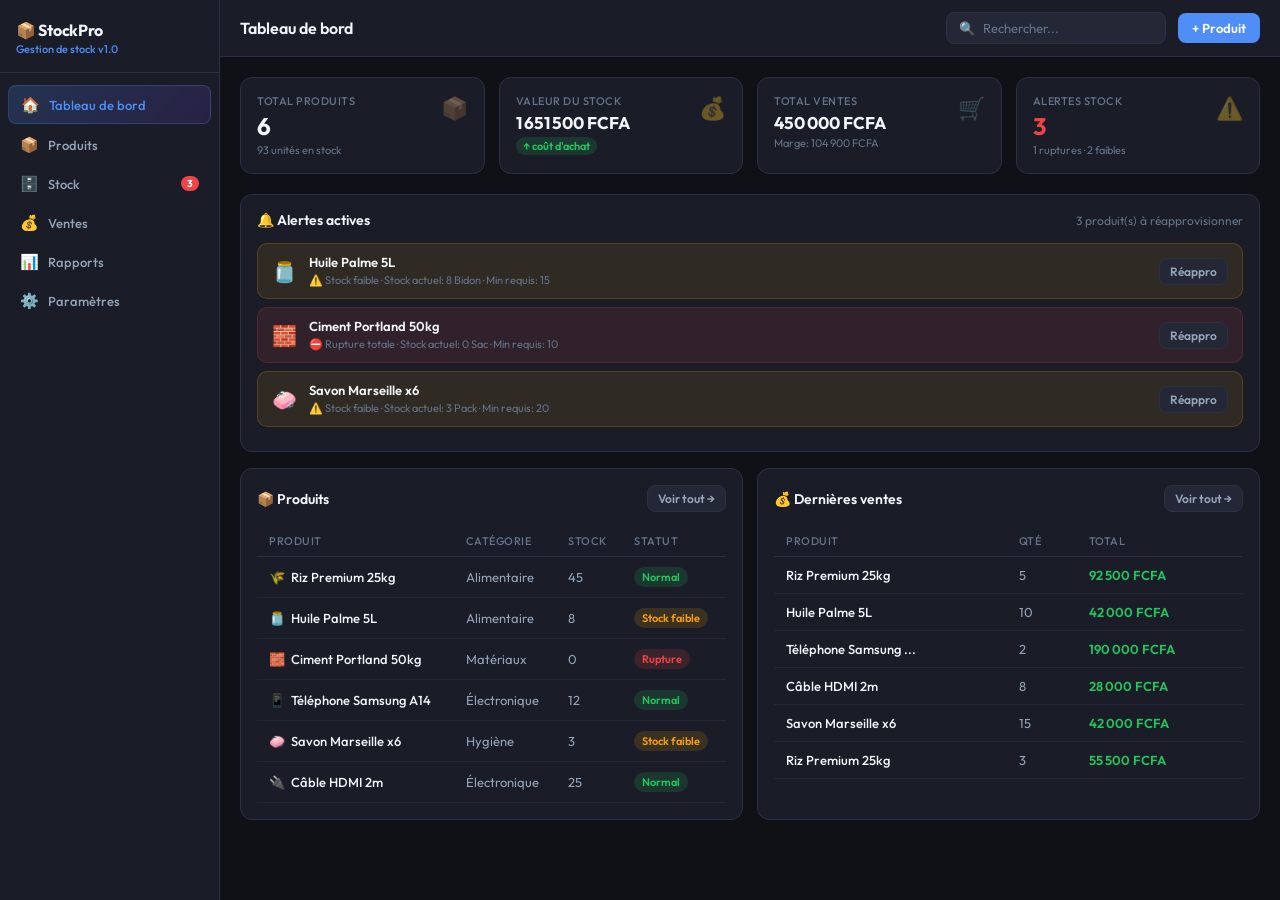
<file: stockpro.html>
<!DOCTYPE html>
<html lang="fr">
<head>
<meta charset="UTF-8">
<meta name="viewport" content="width=device-width, initial-scale=1.0">
<title>StockPro – Gestion de Stock</title>
<link rel="preconnect" href="https://fonts.googleapis.com">
<link href="https://fonts.googleapis.com/css2?family=Outfit:wght@300;400;500;600;700&display=swap" rel="stylesheet">
<style>
*{box-sizing:border-box;margin:0;padding:0}
:root{
  --bg:#0F1117;--bg2:#1A1D27;--bg3:#232736;--bg4:#2C3044;
  --accent:#4F8EF7;--accent2:#7C3AED;--green:#22C55E;--red:#EF4444;--amber:#F59E0B;
  --text:#F1F5F9;--text2:#94A3B8;--text3:#64748B;
  --border:#2C3044;--card:#1A1D27;
  --font:'Outfit',sans-serif;
}
body{font-family:var(--font);background:var(--bg);color:var(--text);min-height:100vh;font-size:14px}
.app{display:flex;height:100vh;overflow:hidden}
.sidebar{width:220px;min-width:220px;background:var(--bg2);border-right:1px solid var(--border);display:flex;flex-direction:column;transition:.3s}
.logo{padding:20px 16px 16px;border-bottom:1px solid var(--border)}
.logo h1{font-size:16px;font-weight:700;color:var(--text);letter-spacing:-.3px}
.logo span{color:var(--accent);font-size:11px;font-weight:500;display:block;margin-top:2px}
.nav{flex:1;padding:12px 8px;overflow-y:auto}
.nav-item{display:flex;align-items:center;gap:10px;padding:9px 12px;border-radius:8px;cursor:pointer;color:var(--text2);font-size:13px;font-weight:500;transition:.15s;margin-bottom:2px}
.nav-item:hover{background:var(--bg3);color:var(--text)}
.nav-item.active{background:linear-gradient(135deg,rgba(79,142,247,.2),rgba(124,58,237,.15));color:var(--accent);border:1px solid rgba(79,142,247,.25)}
.nav-icon{font-size:15px;width:18px;text-align:center}
.badge{margin-left:auto;background:var(--red);color:#fff;font-size:10px;font-weight:700;padding:1px 6px;border-radius:10px}
.main{flex:1;display:flex;flex-direction:column;overflow:hidden}
.topbar{background:var(--bg2);border-bottom:1px solid var(--border);padding:12px 20px;display:flex;align-items:center;gap:12px}
.topbar h2{font-size:16px;font-weight:600;flex:1}
.search-box{background:var(--bg3);border:1px solid var(--border);border-radius:8px;padding:7px 12px;display:flex;align-items:center;gap:8px;width:220px}
.search-box input{background:none;border:none;outline:none;color:var(--text);font-size:13px;font-family:var(--font);width:100%}
.search-box input::placeholder{color:var(--text3)}
.btn{padding:7px 14px;border-radius:8px;border:none;cursor:pointer;font-size:13px;font-weight:600;font-family:var(--font);transition:.15s;display:inline-flex;align-items:center;gap:6px}
.btn-primary{background:var(--accent);color:#fff}
.btn-primary:hover{background:#3b7de8}
.btn-secondary{background:var(--bg3);color:var(--text2);border:1px solid var(--border)}
.btn-secondary:hover{background:var(--bg4);color:var(--text)}
.btn-success{background:#16a34a;color:#fff}
.btn-danger{background:#dc2626;color:#fff}
.btn-sm{padding:5px 10px;font-size:12px}
.content{flex:1;overflow-y:auto;padding:20px}
.grid-4{display:grid;grid-template-columns:repeat(4,1fr);gap:14px;margin-bottom:20px}
.grid-3{display:grid;grid-template-columns:repeat(3,1fr);gap:14px;margin-bottom:20px}
.grid-2{display:grid;grid-template-columns:repeat(2,1fr);gap:14px;margin-bottom:20px}
.card{background:var(--card);border:1px solid var(--border);border-radius:12px;padding:16px}
.kpi{position:relative;overflow:hidden}
.kpi-label{font-size:11px;font-weight:500;color:var(--text3);text-transform:uppercase;letter-spacing:.5px;margin-bottom:6px}
.kpi-value{font-size:24px;font-weight:700;color:var(--text);line-height:1}
.kpi-sub{font-size:11px;color:var(--text3);margin-top:5px}
.kpi-icon{position:absolute;top:16px;right:16px;font-size:22px;opacity:.35}
.kpi-change{display:inline-flex;align-items:center;gap:3px;font-size:11px;font-weight:600;padding:2px 7px;border-radius:20px;margin-top:6px}
.kpi-change.up{background:rgba(34,197,94,.15);color:var(--green)}
.kpi-change.down{background:rgba(239,68,68,.15);color:var(--red)}
table{width:100%;border-collapse:collapse;font-size:13px}
thead th{padding:8px 12px;text-align:left;color:var(--text3);font-weight:500;font-size:11px;text-transform:uppercase;letter-spacing:.5px;border-bottom:1px solid var(--border)}
tbody tr{border-bottom:1px solid rgba(44,48,68,.5);transition:.15s;cursor:pointer}
tbody tr:hover{background:rgba(79,142,247,.05)}
tbody td{padding:10px 12px;color:var(--text2)}
tbody td:first-child{color:var(--text);font-weight:500}
.pill{display:inline-flex;align-items:center;gap:4px;padding:3px 8px;border-radius:20px;font-size:11px;font-weight:600}
.pill.ok{background:rgba(34,197,94,.15);color:var(--green)}
.pill.warn{background:rgba(245,158,11,.15);color:var(--amber)}
.pill.out{background:rgba(239,68,68,.15);color:var(--red)}
.pill.info{background:rgba(79,142,247,.15);color:var(--accent)}
.modal-bg{position:fixed;inset:0;background:rgba(0,0,0,.75);z-index:100;display:flex;align-items:center;justify-content:center;padding:16px}
.modal{background:var(--bg2);border:1px solid var(--border);border-radius:16px;width:100%;max-width:500px;max-height:90vh;overflow-y:auto}
.modal-header{padding:18px 20px 14px;border-bottom:1px solid var(--border);display:flex;align-items:center;justify-content:space-between}
.modal-header h3{font-size:15px;font-weight:600}
.modal-body{padding:20px}
.modal-footer{padding:14px 20px;border-top:1px solid var(--border);display:flex;gap:10px;justify-content:flex-end}
.form-group{margin-bottom:14px}
.form-group label{display:block;font-size:12px;font-weight:500;color:var(--text3);margin-bottom:6px;text-transform:uppercase;letter-spacing:.4px}
.form-group input,.form-group select,.form-group textarea{width:100%;background:var(--bg3);border:1px solid var(--border);border-radius:8px;padding:9px 12px;color:var(--text);font-size:13px;font-family:var(--font);outline:none;transition:.15s}
.form-group input:focus,.form-group select:focus{border-color:var(--accent)}
.form-group select option{background:var(--bg2)}
.form-row{display:grid;grid-template-columns:1fr 1fr;gap:12px}
.alert-item{display:flex;align-items:center;gap:12px;padding:10px 14px;border-radius:10px;margin-bottom:8px;flex-wrap:wrap}
.alert-item.critical{background:rgba(239,68,68,.1);border:1px solid rgba(239,68,68,.2)}
.alert-item.warning{background:rgba(245,158,11,.1);border:1px solid rgba(245,158,11,.2)}
.alert-icon{font-size:20px}
.alert-text{flex:1}
.alert-text strong{display:block;font-size:13px;font-weight:600}
.alert-text span{font-size:11px;color:var(--text3)}
.chart-bar-container{display:flex;align-items:flex-end;gap:6px;height:110px;margin-top:8px}
.chart-bar{flex:1;border-radius:4px 4px 0 0;transition:.5s;position:relative;cursor:pointer}
.chart-bar:hover .bar-tip{opacity:1}
.bar-tip{position:absolute;bottom:105%;left:50%;transform:translateX(-50%);background:var(--bg4);border:1px solid var(--border);padding:3px 8px;border-radius:6px;font-size:11px;white-space:nowrap;opacity:0;pointer-events:none;transition:.15s;z-index:10}
.chart-labels{display:flex;gap:6px;margin-top:6px}
.chart-labels span{flex:1;text-align:center;font-size:10px;color:var(--text3)}
.progress-row{display:flex;align-items:center;gap:10px;margin-bottom:10px}
.progress-label{font-size:11px;color:var(--text2);width:100px;flex-shrink:0;overflow:hidden;text-overflow:ellipsis;white-space:nowrap}
.progress-bar{flex:1;height:6px;background:var(--bg3);border-radius:3px;overflow:hidden}
.progress-fill{height:100%;border-radius:3px;transition:.5s}
.progress-val{font-size:11px;font-weight:600;color:var(--text);width:100px;text-align:right;flex-shrink:0}
.section-header{display:flex;align-items:center;justify-content:space-between;margin-bottom:14px}
.section-header h3{font-size:14px;font-weight:600}
.empty{text-align:center;padding:40px;color:var(--text3)}
.dot{width:8px;height:8px;border-radius:50%;display:inline-block;margin-right:4px}
.dot.green{background:var(--green)}
.dot.amber{background:var(--amber)}
.dot.red{background:var(--red)}
.toggle-switch{width:36px;height:20px;background:var(--bg3);border-radius:10px;position:relative;transition:.2s;border:1px solid var(--border);cursor:pointer;flex-shrink:0}
.toggle-switch.on{background:var(--accent);border-color:var(--accent)}
.toggle-switch::after{content:'';position:absolute;width:14px;height:14px;background:#fff;border-radius:50%;top:2px;left:2px;transition:.2s}
.toggle-switch.on::after{left:18px}
@media(max-width:700px){
  .app{flex-direction:column}
  .sidebar{width:100%;min-width:unset;flex-direction:row;height:56px;overflow-x:auto;border-right:none;border-bottom:1px solid var(--border)}
  .logo{display:none}
  .nav{display:flex;padding:6px;gap:2px;flex-direction:row;overflow-x:auto;align-items:center}
  .nav-item{flex-direction:column;gap:1px;padding:5px 8px;font-size:9px;white-space:nowrap;min-width:fit-content}
  .nav-icon{font-size:16px}
  .badge{position:absolute;top:2px;right:2px;font-size:9px;padding:0 4px}
  .nav-item{position:relative}
  .grid-4{grid-template-columns:repeat(2,1fr)}
  .grid-3{grid-template-columns:1fr 1fr}
  .form-row{grid-template-columns:1fr}
  .topbar{padding:8px 12px}
  .search-box{width:130px}
  .content{padding:12px}
  table{font-size:12px}
  tbody td{padding:8px 8px}
  thead th{padding:6px 8px}
}
</style>
</head>
<body>

<div class="app">
<aside class="sidebar" id="sidebar">
  <div class="logo">
    <h1>📦 StockPro</h1>
    <span>Gestion de stock v1.0</span>
  </div>
  <nav class="nav">
    <div class="nav-item active" onclick="showPage('dashboard')" id="nav-dashboard"><span class="nav-icon">🏠</span>Tableau de bord</div>
    <div class="nav-item" onclick="showPage('products')" id="nav-products"><span class="nav-icon">📦</span>Produits</div>
    <div class="nav-item" onclick="showPage('stock')" id="nav-stock" style="position:relative"><span class="nav-icon">🗄️</span>Stock<span class="badge" id="alert-badge">0</span></div>
    <div class="nav-item" onclick="showPage('sales')" id="nav-sales"><span class="nav-icon">💰</span>Ventes</div>
    <div class="nav-item" onclick="showPage('reports')" id="nav-reports"><span class="nav-icon">📊</span>Rapports</div>
    <div class="nav-item" onclick="showPage('settings')" id="nav-settings"><span class="nav-icon">⚙️</span>Paramètres</div>
  </nav>
</aside>

<div class="main">
  <div class="topbar">
    <h2 id="page-title">Tableau de bord</h2>
    <div class="search-box">
      <span style="color:var(--text3);font-size:13px">🔍</span>
      <input type="text" placeholder="Rechercher..." id="global-search" oninput="globalSearch(this.value)">
    </div>
    <button class="btn btn-primary" id="main-action-btn" onclick="openAddProduct()">+ Produit</button>
  </div>
  <div class="content" id="main-content"></div>
</div>
</div>

<div class="modal-bg" id="modal" style="display:none" onclick="if(event.target===this)closeModal()">
  <div class="modal" id="modal-inner"></div>
</div>

<script>
const $ = id => document.getElementById(id);
let state = {
  products: [
    {id:1,name:'Riz Premium 25kg',category:'Alimentaire',sku:'ALI-001',price:18500,cost:14000,stock:45,minStock:20,unit:'Sac',supplier:'AgroSud',img:'🌾'},
    {id:2,name:'Huile Palme 5L',category:'Alimentaire',sku:'ALI-002',price:4200,cost:3100,stock:8,minStock:15,unit:'Bidon',supplier:'AgroSud',img:'🫙'},
    {id:3,name:'Ciment Portland 50kg',category:'Matériaux',sku:'MAT-001',price:8500,cost:6800,stock:0,minStock:10,unit:'Sac',supplier:'CimBuild',img:'🧱'},
    {id:4,name:'Téléphone Samsung A14',category:'Électronique',sku:'ELE-001',price:95000,cost:78000,stock:12,minStock:5,unit:'Pièce',supplier:'TechShop',img:'📱'},
    {id:5,name:'Savon Marseille x6',category:'Hygiène',sku:'HYG-001',price:2800,cost:1900,stock:3,minStock:20,unit:'Pack',supplier:'CleanCo',img:'🧼'},
    {id:6,name:'Câble HDMI 2m',category:'Électronique',sku:'ELE-002',price:3500,cost:2200,stock:25,minStock:10,unit:'Pièce',supplier:'TechShop',img:'🔌'},
  ],
  sales: [
    {id:1,date:'2026-04-20',product:'Riz Premium 25kg',qty:5,price:18500,total:92500,client:'Supermarché A'},
    {id:2,date:'2026-04-20',product:'Huile Palme 5L',qty:10,price:4200,total:42000,client:'Épicerie B'},
    {id:3,date:'2026-04-19',product:'Téléphone Samsung A14',qty:2,price:95000,total:190000,client:'Client direct'},
    {id:4,date:'2026-04-19',product:'Câble HDMI 2m',qty:8,price:3500,total:28000,client:'Bureau C'},
    {id:5,date:'2026-04-18',product:'Savon Marseille x6',qty:15,price:2800,total:42000,client:'Grossiste D'},
    {id:6,date:'2026-04-17',product:'Riz Premium 25kg',qty:3,price:18500,total:55500,client:'Supermarché A'},
  ],
  settings:{currency:'FCFA',lowStockThreshold:20,outOfStockAlert:true,lowStockAlert:true,companyName:'Mon Entreprise'},
  nextId:7,nextSaleId:7,
  searchFilter:''
};

function fmt(n){return new Intl.NumberFormat('fr-FR').format(Math.round(n));}
function fmtCur(n){return fmt(n)+' '+state.settings.currency;}
function stockStatus(p){
  if(p.stock===0)return{label:'Rupture',cls:'out'};
  if(p.stock<=p.minStock)return{label:'Stock faible',cls:'warn'};
  return{label:'Normal',cls:'ok'};
}
function getAlerts(){return state.products.filter(p=>p.stock===0||(p.stock<=p.minStock));}
function updateBadge(){
  const n=getAlerts().length;
  const b=$('alert-badge');if(!b)return;
  b.textContent=n;b.style.display=n?'inline':'none';
}

let currentPage='dashboard';
function showPage(page){
  currentPage=page;state.searchFilter='';
  const si=$('global-search');if(si)si.value='';
  document.querySelectorAll('.nav-item').forEach(e=>e.classList.remove('active'));
  $('nav-'+page)?.classList.add('active');
  const titles={dashboard:'Tableau de bord',products:'Produits',stock:'Gestion du stock',sales:'Ventes',reports:'Rapports & Statistiques',settings:'Paramètres'};
  $('page-title').textContent=titles[page]||page;
  const btnLabels={dashboard:null,products:'+ Produit',stock:'+ Entrée stock',sales:'+ Vente',reports:null,settings:null};
  const btn=$('main-action-btn');
  if(btnLabels[page]){btn.textContent=btnLabels[page];btn.style.display='inline-flex';}
  else{btn.style.display='none';}
  const actions={products:openAddProduct,stock:openAddStock,sales:openAddSale};
  btn.onclick=actions[page]||null;
  render();
}

function render(){
  const c=$('main-content');
  if(currentPage==='dashboard')c.innerHTML=renderDashboard();
  else if(currentPage==='products')c.innerHTML=renderProducts(state.searchFilter);
  else if(currentPage==='stock')c.innerHTML=renderStock();
  else if(currentPage==='sales')c.innerHTML=renderSales();
  else if(currentPage==='reports'){c.innerHTML=renderReports();drawCharts();}
  else if(currentPage==='settings')c.innerHTML=renderSettings();
}

function renderDashboard(){
  const totalStockVal=state.products.reduce((a,p)=>a+p.cost*p.stock,0);
  const totalSalesVal=state.sales.reduce((a,s)=>a+s.total,0);
  const alerts=getAlerts();
  const totalItems=state.products.reduce((a,p)=>a+p.stock,0);
  const todaySales=state.sales.filter(s=>s.date==='2026-04-21').reduce((a,s)=>a+s.total,0);
  const margin=state.sales.reduce((a,s)=>{const p=state.products.find(x=>x.name===s.product);return a+(p?(s.price-p.cost)*s.qty:0);},0);
  return`
  <div class="grid-4">
    <div class="card kpi"><div class="kpi-icon">📦</div><div class="kpi-label">Total produits</div><div class="kpi-value">${state.products.length}</div><div class="kpi-sub">${totalItems} unités en stock</div></div>
    <div class="card kpi"><div class="kpi-icon">💰</div><div class="kpi-label">Valeur du stock</div><div class="kpi-value" style="font-size:17px">${fmtCur(totalStockVal)}</div><div class="kpi-change up">↑ coût d'achat</div></div>
    <div class="card kpi"><div class="kpi-icon">🛒</div><div class="kpi-label">Total ventes</div><div class="kpi-value" style="font-size:17px">${fmtCur(totalSalesVal)}</div><div class="kpi-sub">Marge: ${fmtCur(margin)}</div></div>
    <div class="card kpi"><div class="kpi-icon">⚠️</div><div class="kpi-label">Alertes stock</div><div class="kpi-value" style="color:${alerts.length?'var(--red)':'var(--green)'}">${alerts.length}</div><div class="kpi-sub">${alerts.filter(p=>p.stock===0).length} ruptures · ${alerts.filter(p=>p.stock>0&&p.stock<=p.minStock).length} faibles</div></div>
  </div>
  ${alerts.length?`<div class="card" style="margin-bottom:16px">
    <div class="section-header"><h3>🔔 Alertes actives</h3><span style="font-size:12px;color:var(--text3)">${alerts.length} produit(s) à réapprovisionner</span></div>
    ${alerts.map(p=>`<div class="alert-item ${p.stock===0?'critical':'warning'}">
      <span class="alert-icon">${p.img}</span>
      <div class="alert-text"><strong>${p.name}</strong>
      <span>${p.stock===0?'⛔ Rupture totale':'⚠️ Stock faible'} · Stock actuel: ${p.stock} ${p.unit} · Min requis: ${p.minStock}</span></div>
      <button class="btn btn-secondary btn-sm" onclick="openAddStock(${p.id})">Réappro</button>
    </div>`).join('')}
  </div>`:'<div class="card" style="margin-bottom:16px"><div class="alert-item" style="background:rgba(34,197,94,.1);border:1px solid rgba(34,197,94,.2)"><span class="alert-icon">✅</span><div class="alert-text"><strong>Tous les stocks sont OK</strong><span>Aucune alerte en ce moment</span></div></div></div>'}
  <div class="grid-2">
    <div class="card"><div class="section-header"><h3>📦 Produits</h3><button class="btn btn-secondary btn-sm" onclick="showPage('products')">Voir tout →</button></div>
    <table><thead><tr><th>Produit</th><th>Catégorie</th><th>Stock</th><th>Statut</th></tr></thead><tbody>
    ${state.products.slice(0,6).map(p=>{const s=stockStatus(p);return`<tr onclick="openEditProduct(${p.id})"><td><span style="margin-right:6px">${p.img}</span>${p.name}</td><td>${p.category}</td><td>${p.stock}</td><td><span class="pill ${s.cls}">${s.label}</span></td></tr>`;}).join('')}
    </tbody></table></div>
    <div class="card"><div class="section-header"><h3>💰 Dernières ventes</h3><button class="btn btn-secondary btn-sm" onclick="showPage('sales')">Voir tout →</button></div>
    <table><thead><tr><th>Produit</th><th>Qté</th><th>Total</th></tr></thead><tbody>
    ${state.sales.slice(0,6).map(s=>`<tr><td>${s.product.substring(0,18)}${s.product.length>18?'...':''}</td><td>${s.qty}</td><td style="color:var(--green);font-weight:600">${fmtCur(s.total)}</td></tr>`).join('')}
    </tbody></table></div>
  </div>`;
}

function renderProducts(filter){
  filter=filter||'';
  const prods=filter?state.products.filter(p=>p.name.toLowerCase().includes(filter)||p.category.toLowerCase().includes(filter)||p.sku.toLowerCase().includes(filter)):state.products;
  const cats=[...new Set(state.products.map(p=>p.category))];
  return`<div class="section-header"><h3>${prods.length} produit(s)</h3>
    <div style="display:flex;gap:8px;flex-wrap:wrap">
      <select onchange="filterByCategory(this.value)" style="background:var(--bg3);border:1px solid var(--border);border-radius:8px;padding:6px 10px;color:var(--text);font-size:12px;font-family:var(--font);cursor:pointer">
        <option value="">Toutes catégories</option>
        ${cats.map(c=>`<option>${c}</option>`).join('')}
      </select>
    </div></div>
  <div class="card" style="padding:0;overflow:hidden;overflow-x:auto">
  <table><thead><tr><th>Produit</th><th>SKU</th><th>Catégorie</th><th>Prix vente</th><th>Coût achat</th><th>Stock</th><th>Valeur</th><th>Statut</th><th>Actions</th></tr></thead><tbody>
  ${prods.length===0?`<tr><td colspan="9"><div class="empty">Aucun produit trouvé</div></td></tr>`:''}
  ${prods.map(p=>{const s=stockStatus(p);return`<tr>
    <td><div style="display:flex;align-items:center;gap:8px"><span style="font-size:18px">${p.img}</span><div><div style="font-weight:600">${p.name}</div><div style="font-size:11px;color:var(--text3)">${p.supplier} · ${p.unit}</div></div></div></td>
    <td><code style="background:var(--bg3);padding:2px 6px;border-radius:4px;font-size:11px">${p.sku}</code></td>
    <td>${p.category}</td>
    <td style="font-weight:600;color:var(--accent)">${fmtCur(p.price)}</td>
    <td style="color:var(--text3)">${fmtCur(p.cost)}</td>
    <td><strong>${p.stock}</strong></td>
    <td>${fmtCur(p.cost*p.stock)}</td>
    <td><span class="pill ${s.cls}">${s.label}</span></td>
    <td><div style="display:flex;gap:4px">
      <button class="btn btn-secondary btn-sm" onclick="openEditProduct(${p.id});event.stopPropagation()">✏️</button>
      <button class="btn btn-secondary btn-sm" onclick="deleteProduct(${p.id});event.stopPropagation()">🗑️</button>
    </div></td>
  </tr>`;}).join('')}
  </tbody></table></div>`;
}

function renderStock(){
  const alerts=getAlerts();
  return`
  ${alerts.length?`<div class="card" style="margin-bottom:16px">
    <div class="section-header"><h3>⚠️ Alertes (${alerts.length})</h3></div>
    ${alerts.map(p=>`<div class="alert-item ${p.stock===0?'critical':'warning'}">
      <span class="alert-icon">${p.img}</span>
      <div class="alert-text"><strong>${p.name}</strong>
      <span>${p.stock===0?'⛔ RUPTURE DE STOCK':'⚠️ Stock faible'} · Actuel: ${p.stock} ${p.unit} · Min: ${p.minStock} · Fournisseur: ${p.supplier}</span></div>
      <button class="btn btn-primary btn-sm" onclick="openAddStock(${p.id})">+ Réappro</button>
    </div>`).join('')}</div>`
    :`<div class="card" style="margin-bottom:16px"><div class="alert-item" style="background:rgba(34,197,94,.1);border:1px solid rgba(34,197,94,.2)"><span class="alert-icon">✅</span><div class="alert-text"><strong>Tous les stocks sont OK</strong><span>Aucune alerte en ce moment</span></div></div></div>`}
  <div class="card" style="padding:0;overflow:hidden;overflow-x:auto">
    <div style="padding:14px 16px 10px;border-bottom:1px solid var(--border);display:flex;justify-content:space-between;align-items:center">
      <h3 style="font-size:14px;font-weight:600">Niveaux de stock</h3>
      <span style="font-size:12px;color:var(--text3)">Valeur totale: <strong style="color:var(--text)">${fmtCur(state.products.reduce((a,p)=>a+p.cost*p.stock,0))}</strong></span>
    </div>
    <table><thead><tr><th>Produit</th><th>Catégorie</th><th>Stock actuel</th><th>Min</th><th>Jauge</th><th>Fournisseur</th><th>Valeur stock</th><th>Statut</th></tr></thead><tbody>
    ${state.products.map(p=>{const s=stockStatus(p);const pct=p.minStock>0?Math.min(100,Math.round(p.stock/p.minStock*50)):50;const color=p.stock===0?'var(--red)':p.stock<=p.minStock?'var(--amber)':'var(--green)';return`<tr>
      <td><span style="margin-right:6px">${p.img}</span>${p.name}</td>
      <td>${p.category}</td>
      <td><strong>${p.stock}</strong> <span style="color:var(--text3);font-size:11px">${p.unit}</span></td>
      <td style="color:var(--text3)">${p.minStock}</td>
      <td><div style="width:80px;height:6px;background:var(--bg3);border-radius:3px"><div style="width:${Math.min(100,pct)}%;height:100%;background:${color};border-radius:3px"></div></div></td>
      <td style="font-size:12px">${p.supplier}</td>
      <td>${fmtCur(p.cost*p.stock)}</td>
      <td><span class="pill ${s.cls}"><span class="dot ${s.cls==='ok'?'green':s.cls==='warn'?'amber':'red'}"></span>${s.label}</span></td>
    </tr>`;}).join('')}
    </tbody></table></div>`;
}

function renderSales(){
  const total=state.sales.reduce((a,s)=>a+s.total,0);
  const qty=state.sales.reduce((a,s)=>a+s.qty,0);
  const avg=state.sales.length?total/state.sales.length:0;
  return`
  <div class="grid-3" style="margin-bottom:20px">
    <div class="card kpi"><div class="kpi-icon">💰</div><div class="kpi-label">Chiffre d'affaires</div><div class="kpi-value" style="font-size:18px">${fmtCur(total)}</div></div>
    <div class="card kpi"><div class="kpi-icon">🧾</div><div class="kpi-label">Nb transactions</div><div class="kpi-value">${state.sales.length}</div><div class="kpi-sub">Panier moyen: ${fmtCur(avg)}</div></div>
    <div class="card kpi"><div class="kpi-icon">📦</div><div class="kpi-label">Unités vendues</div><div class="kpi-value">${qty}</div></div>
  </div>
  <div class="card" style="padding:0;overflow:hidden;overflow-x:auto">
  <table><thead><tr><th>Date</th><th>Produit</th><th>Client</th><th>Qté</th><th>Prix unit.</th><th>Total</th><th></th></tr></thead><tbody>
  ${state.sales.length===0?`<tr><td colspan="7"><div class="empty">Aucune vente enregistrée</div></td></tr>`:''}
  ${state.sales.map(s=>`<tr>
    <td style="color:var(--text3);font-size:12px">${s.date}</td>
    <td>${s.product}</td>
    <td>${s.client}</td>
    <td>${s.qty}</td>
    <td>${fmtCur(s.price)}</td>
    <td style="color:var(--green);font-weight:700">${fmtCur(s.total)}</td>
    <td><button class="btn btn-secondary btn-sm" onclick="deleteSale(${s.id});event.stopPropagation()">🗑️</button></td>
  </tr>`).join('')}
  </tbody></table></div>`;
}

function renderReports(){
  const cats={};
  state.products.forEach(p=>{if(!cats[p.category])cats[p.category]={val:0,count:0};cats[p.category].val+=p.cost*p.stock;cats[p.category].count++;});
  const catEntries=Object.entries(cats).sort((a,b)=>b[1].val-a[1].val);
  const totalVal=catEntries.reduce((a,c)=>a+c[1].val,0);
  const salesByProd={};
  state.sales.forEach(s=>{if(!salesByProd[s.product])salesByProd[s.product]=0;salesByProd[s.product]+=s.total;});
  const topProds=Object.entries(salesByProd).sort((a,b)=>b[1]-a[1]);
  const margin=state.sales.reduce((a,s)=>{const p=state.products.find(x=>x.name===s.product);return a+(p?(s.price-p.cost)*s.qty:0);},0);
  const totalSales=state.sales.reduce((a,s)=>a+s.total,0);
  const marginPct=totalSales>0?Math.round(margin/totalSales*100):0;
  return`
  <div class="grid-4">
    <div class="card kpi"><div class="kpi-icon">🗄️</div><div class="kpi-label">Valeur totale stock</div><div class="kpi-value" style="font-size:15px">${fmtCur(state.products.reduce((a,p)=>a+p.cost*p.stock,0))}</div></div>
    <div class="card kpi"><div class="kpi-icon">📈</div><div class="kpi-label">Marge bénéficiaire</div><div class="kpi-value">${marginPct}%</div><div class="kpi-sub">${fmtCur(margin)}</div></div>
    <div class="card kpi"><div class="kpi-icon">⛔</div><div class="kpi-label">Ruptures de stock</div><div class="kpi-value" style="color:var(--red)">${state.products.filter(p=>p.stock===0).length}</div></div>
    <div class="card kpi"><div class="kpi-icon">🛒</div><div class="kpi-label">Total transactions</div><div class="kpi-value">${state.sales.length}</div></div>
  </div>
  <div class="grid-2">
    <div class="card">
      <div class="section-header"><h3>📊 Ventes hebdomadaires</h3></div>
      <div id="sales-chart"></div>
    </div>
    <div class="card">
      <div class="section-header"><h3>🏷️ Répartition stock par catégorie</h3></div>
      ${catEntries.length===0?'<div class="empty">Aucune donnée</div>':catEntries.map(([cat,data])=>`
      <div class="progress-row">
        <div class="progress-label">${cat}</div>
        <div class="progress-bar"><div class="progress-fill" style="width:${totalVal>0?Math.round(data.val/totalVal*100):0}%;background:var(--accent)"></div></div>
        <div class="progress-val">${fmtCur(data.val)}</div>
      </div>`).join('')}
    </div>
  </div>
  <div class="grid-2">
    <div class="card">
      <div class="section-header"><h3>🏆 Top produits par ventes</h3></div>
      ${topProds.length===0?'<div class="empty">Aucune vente</div>':topProds.slice(0,5).map(([name,val],i)=>`
      <div class="progress-row">
        <div class="progress-label">${i===0?'🥇':i===1?'🥈':i===2?'🥉':'  '} ${name.substring(0,14)}</div>
        <div class="progress-bar"><div class="progress-fill" style="width:${topProds[0][1]>0?Math.round(val/topProds[0][1]*100):0}%;background:var(--green)"></div></div>
        <div class="progress-val">${fmtCur(val)}</div>
      </div>`).join('')}
    </div>
    <div class="card">
      <div class="section-header"><h3>📋 Résumé financier</h3></div>
      <div style="display:flex;flex-direction:column;gap:10px">
        <div style="display:flex;justify-content:space-between;padding:10px;background:var(--bg3);border-radius:8px"><span style="color:var(--text3);font-size:13px">Chiffre d'affaires</span><strong style="color:var(--green)">${fmtCur(totalSales)}</strong></div>
        <div style="display:flex;justify-content:space-between;padding:10px;background:var(--bg3);border-radius:8px"><span style="color:var(--text3);font-size:13px">Coût des marchandises</span><strong style="color:var(--red)">${fmtCur(totalSales-margin)}</strong></div>
        <div style="display:flex;justify-content:space-between;padding:10px;background:rgba(34,197,94,.1);border-radius:8px;border:1px solid rgba(34,197,94,.2)"><span style="color:var(--text);font-size:13px;font-weight:600">Bénéfice brut</span><strong style="color:var(--green);font-size:16px">${fmtCur(margin)}</strong></div>
        <div style="display:flex;justify-content:space-between;padding:8px;"><span style="color:var(--text3);font-size:12px">Taux de marge</span><strong style="color:var(--accent)">${marginPct}%</strong></div>
      </div>
    </div>
  </div>`;
}

function renderSettings(){
  return`
  <div class="grid-2">
    <div class="card">
      <h3 style="margin-bottom:16px;font-size:14px">🏢 Informations entreprise</h3>
      <div class="form-group"><label>Nom de l'entreprise</label><input id="s-company" value="${state.settings.companyName}" onchange="saveSetting('companyName',this.value)"></div>
      <div class="form-group"><label>Devise</label>
      <select id="s-currency" onchange="saveSetting('currency',this.value)">
        <option ${state.settings.currency==='FCFA'?'selected':''}>FCFA</option>
        <option ${state.settings.currency==='XOF'?'selected':''}>XOF</option>
        <option ${state.settings.currency==='EUR'?'selected':''}>EUR</option>
        <option ${state.settings.currency==='USD'?'selected':''}>USD</option>
        <option ${state.settings.currency==='MAD'?'selected':''}>MAD</option>
        <option ${state.settings.currency==='CDF'?'selected':''}>CDF</option>
        <option ${state.settings.currency==='DZD'?'selected':''}>DZD</option>
        <option ${state.settings.currency==='TND'?'selected':''}>TND</option>
      </select></div>
    </div>
    <div class="card">
      <h3 style="margin-bottom:16px;font-size:14px">🔔 Alertes & Notifications</h3>
      <div style="display:flex;flex-direction:column;gap:16px">
        <div style="display:flex;align-items:center;justify-content:space-between">
          <div><strong style="font-size:13px">Alerte rupture de stock</strong><div style="font-size:11px;color:var(--text3);margin-top:2px">Notifier quand stock = 0</div></div>
          <div class="toggle-switch ${state.settings.outOfStockAlert?'on':''}" id="t-out" onclick="toggleSetting('outOfStockAlert','t-out')"></div>
        </div>
        <div style="display:flex;align-items:center;justify-content:space-between">
          <div><strong style="font-size:13px">Alerte stock faible</strong><div style="font-size:11px;color:var(--text3);margin-top:2px">Notifier sous le seuil minimum</div></div>
          <div class="toggle-switch ${state.settings.lowStockAlert?'on':''}" id="t-low" onclick="toggleSetting('lowStockAlert','t-low')"></div>
        </div>
        <div class="form-group" style="margin:0"><label>Seuil stock faible par défaut</label><input type="number" id="s-threshold" value="${state.settings.lowStockThreshold}" onchange="saveSetting('lowStockThreshold',+this.value)" min="1"></div>
      </div>
    </div>
  </div>
  <div class="card" style="margin-bottom:14px">
    <h3 style="margin-bottom:12px;font-size:14px">🏷️ Catégories de produits prédéfinies</h3>
    <p style="font-size:12px;color:var(--text3);margin-bottom:10px">Catégories disponibles pour organiser vos produits (toutes sortes acceptées)</p>
    <div style="display:flex;flex-wrap:wrap;gap:8px">
      ${['Alimentaire','Électronique','Vêtements','Matériaux de construction','Hygiène','Mobilier','Pharmacie / Médical','Agricole','Textile','Boissons','Cosmétique','Quincaillerie','Informatique','Auto / Moto','Papeterie','Jouets','Sport','Artisanat'].map(c=>`<span class="pill info">${c}</span>`).join('')}
    </div>
  </div>
  <div class="card">
    <h3 style="margin-bottom:12px;font-size:14px">📥 Gestion des données</h3>
    <div style="display:flex;gap:10px;flex-wrap:wrap">
      <button class="btn btn-secondary" onclick="exportData()">⬇️ Exporter JSON</button>
      <button class="btn btn-secondary" onclick="printReport()">🖨️ Imprimer rapport</button>
      <button class="btn btn-danger" onclick="if(confirm('Réinitialiser TOUTES les données ? Cette action est irréversible.'))resetData()">🗑️ Réinitialiser les données</button>
    </div>
    <div style="margin-top:12px;padding:10px;background:var(--bg3);border-radius:8px;font-size:12px;color:var(--text3)">
      💡 ${state.products.length} produit(s) · ${state.sales.length} vente(s) enregistrée(s)
    </div>
  </div>`;
}

function drawCharts(){
  const el=$('sales-chart');if(!el)return;
  const days=['Lun','Mar','Mer','Jeu','Ven','Sam','Dim'];
  const vals=[42000,85000,190000,67000,134000,50000,28000];
  const max=Math.max(...vals);
  el.innerHTML=`<div class="chart-bar-container">
    ${vals.map((v,i)=>`<div class="chart-bar" style="height:${Math.round(v/max*100)}px;background:var(--accent);opacity:${0.5+i/vals.length*0.5}"><div class="bar-tip">${days[i]}: ${fmtCur(v)}</div></div>`).join('')}
  </div><div class="chart-labels">${days.map(d=>`<span>${d}</span>`).join('')}</div>`;
}

function saveSetting(key,val){
  state.settings[key]=val;
  if(key==='currency')render();
}
function toggleSetting(key,elId){
  state.settings[key]=!state.settings[key];
  const el=$(elId);if(el)el.classList.toggle('on',state.settings[key]);
}

// Product CRUD
function openAddProduct(){
  const cats=[...new Set(state.products.map(p=>p.category))];
  showModal(`<div class="modal-header"><h3>➕ Nouveau produit</h3><button class="btn btn-secondary btn-sm" onclick="closeModal()">✕</button></div>
  <div class="modal-body">
    <div class="form-group"><label>Nom du produit *</label><input id="m-name" placeholder="Ex: Riz Premium 25kg"></div>
    <div class="form-row">
      <div class="form-group"><label>Catégorie *</label>
        <input id="m-cat" list="cats-list" placeholder="Choisir ou saisir">
        <datalist id="cats-list">${cats.map(c=>`<option value="${c}">`).join('')}<option value="Alimentaire"><option value="Électronique"><option value="Vêtements"><option value="Matériaux"><option value="Hygiène"><option value="Mobilier"><option value="Pharmacie"><option value="Agricole"><option value="Textile"><option value="Boissons"></datalist>
      </div>
      <div class="form-group"><label>Émoji icône</label><input id="m-img" placeholder="📦" maxlength="4" value="📦"></div>
    </div>
    <div class="form-row">
      <div class="form-group"><label>Prix de vente (${state.settings.currency}) *</label><input id="m-price" type="number" placeholder="0" min="0"></div>
      <div class="form-group"><label>Prix d'achat / coût</label><input id="m-cost" type="number" placeholder="0" min="0"></div>
    </div>
    <div class="form-row">
      <div class="form-group"><label>Stock initial</label><input id="m-stock" type="number" placeholder="0" min="0"></div>
      <div class="form-group"><label>Stock minimum (alerte)</label><input id="m-minstock" type="number" placeholder="5" min="0"></div>
    </div>
    <div class="form-row">
      <div class="form-group"><label>Unité de mesure</label><input id="m-unit" placeholder="Pièce, Kg, Litre, Sac..." value="Pièce"></div>
      <div class="form-group"><label>Fournisseur</label><input id="m-supplier" placeholder="Nom du fournisseur"></div>
    </div>
    <div class="form-group"><label>Référence / SKU</label><input id="m-sku" placeholder="Code unique ex: ALI-001"></div>
  </div>
  <div class="modal-footer">
    <button class="btn btn-secondary" onclick="closeModal()">Annuler</button>
    <button class="btn btn-primary" onclick="addProduct()">💾 Enregistrer</button>
  </div>`);
}

function addProduct(){
  const name=$('m-name')?.value.trim();
  const cat=$('m-cat')?.value.trim();
  if(!name){alert('Le nom du produit est requis.');return;}
  if(!cat){alert('La catégorie est requise.');return;}
  const price=+($('m-price')?.value||0);
  if(!price){alert('Le prix de vente est requis.');return;}
  const p={
    id:state.nextId++,name,category:cat,
    sku:$('m-sku')?.value.trim()||`PRD-${String(state.nextId-1).padStart(3,'0')}`,
    price,cost:+($('m-cost')?.value||0),
    stock:+($('m-stock')?.value||0),
    minStock:+($('m-minstock')?.value||5),
    unit:$('m-unit')?.value.trim()||'Pièce',
    supplier:$('m-supplier')?.value.trim()||'—',
    img:$('m-img')?.value.trim()||'📦'
  };
  state.products.push(p);
  closeModal();updateBadge();render();
}

function openEditProduct(id){
  const p=state.products.find(x=>x.id===id);if(!p)return;
  showModal(`<div class="modal-header"><h3>✏️ Modifier: ${p.name}</h3><button class="btn btn-secondary btn-sm" onclick="closeModal()">✕</button></div>
  <div class="modal-body">
    <div class="form-group"><label>Nom du produit</label><input id="e-name" value="${p.name}"></div>
    <div class="form-row">
      <div class="form-group"><label>Catégorie</label><input id="e-cat" value="${p.category}"></div>
      <div class="form-group"><label>Émoji</label><input id="e-img" value="${p.img}" maxlength="4"></div>
    </div>
    <div class="form-row">
      <div class="form-group"><label>Prix de vente</label><input id="e-price" type="number" value="${p.price}"></div>
      <div class="form-group"><label>Prix d'achat</label><input id="e-cost" type="number" value="${p.cost}"></div>
    </div>
    <div class="form-row">
      <div class="form-group"><label>Stock actuel</label><input id="e-stock" type="number" value="${p.stock}"></div>
      <div class="form-group"><label>Stock minimum</label><input id="e-minstock" type="number" value="${p.minStock}"></div>
    </div>
    <div class="form-row">
      <div class="form-group"><label>Unité</label><input id="e-unit" value="${p.unit}"></div>
      <div class="form-group"><label>Fournisseur</label><input id="e-supplier" value="${p.supplier}"></div>
    </div>
    <div class="form-group"><label>SKU</label><input id="e-sku" value="${p.sku}"></div>
  </div>
  <div class="modal-footer">
    <button class="btn btn-danger btn-sm" onclick="deleteProduct(${id});closeModal()">Supprimer</button>
    <button class="btn btn-secondary" onclick="closeModal()">Annuler</button>
    <button class="btn btn-primary" onclick="saveEdit(${id})">💾 Sauvegarder</button>
  </div>`);
}

function saveEdit(id){
  const p=state.products.find(x=>x.id===id);if(!p)return;
  p.name=$('e-name')?.value.trim()||p.name;
  p.category=$('e-cat')?.value.trim()||p.category;
  p.img=$('e-img')?.value.trim()||p.img;
  p.price=+($('e-price')?.value||0);
  p.cost=+($('e-cost')?.value||0);
  p.stock=+($('e-stock')?.value||0);
  p.minStock=+($('e-minstock')?.value||0);
  p.unit=$('e-unit')?.value.trim()||p.unit;
  p.supplier=$('e-supplier')?.value.trim()||p.supplier;
  p.sku=$('e-sku')?.value.trim()||p.sku;
  closeModal();updateBadge();render();
}

function deleteProduct(id){
  if(!confirm('Supprimer ce produit définitivement ?'))return;
  state.products=state.products.filter(p=>p.id!==id);
  updateBadge();render();
}

// Stock management
function openAddStock(id){
  const prodId=typeof id==='number'?id:null;
  showModal(`<div class="modal-header"><h3>📥 Entrée / Ajustement de stock</h3><button class="btn btn-secondary btn-sm" onclick="closeModal()">✕</button></div>
  <div class="modal-body">
    <div class="form-group"><label>Produit *</label>
    <select id="s-prod">${state.products.map(p=>`<option value="${p.id}" ${p.id===prodId?'selected':''}>${p.img} ${p.name} (stock: ${p.stock} ${p.unit})</option>`).join('')}</select></div>
    <div class="form-row">
      <div class="form-group"><label>Type d'opération</label>
        <select id="s-type">
          <option value="add">➕ Entrée (réapprovisionnement)</option>
          <option value="sub">➖ Sortie (retour/perte)</option>
          <option value="set">📋 Définir valeur exacte</option>
        </select>
      </div>
      <div class="form-group"><label>Quantité *</label><input id="s-qty" type="number" placeholder="0" min="1"></div>
    </div>
    <div class="form-group"><label>Motif (optionnel)</label><input id="s-reason" placeholder="Réapprovisionnement, retour fournisseur, inventaire..."></div>
  </div>
  <div class="modal-footer">
    <button class="btn btn-secondary" onclick="closeModal()">Annuler</button>
    <button class="btn btn-primary" onclick="applyStock()">✅ Appliquer</button>
  </div>`);
}

function applyStock(){
  const pid=+$('s-prod')?.value;
  const type=$('s-type')?.value;
  const qty=+$('s-qty')?.value;
  if(!qty||qty<0){alert('Veuillez entrer une quantité valide.');return;}
  const p=state.products.find(x=>x.id===pid);if(!p)return;
  if(type==='add')p.stock+=qty;
  else if(type==='sub')p.stock=Math.max(0,p.stock-qty);
  else p.stock=qty;
  closeModal();updateBadge();render();
}

// Sales
function openAddSale(){
  const available=state.products.filter(p=>p.stock>0);
  if(!available.length){alert('Aucun produit en stock disponible pour la vente.');return;}
  showModal(`<div class="modal-header"><h3>💰 Enregistrer une vente</h3><button class="btn btn-secondary btn-sm" onclick="closeModal()">✕</button></div>
  <div class="modal-body">
    <div class="form-group"><label>Produit *</label>
    <select id="v-prod" onchange="updateSalePrice()">
      ${available.map(p=>`<option value="${p.id}" data-price="${p.price}">${p.img} ${p.name} — dispo: ${p.stock} ${p.unit}</option>`).join('')}
    </select></div>
    <div class="form-row">
      <div class="form-group"><label>Quantité *</label><input id="v-qty" type="number" placeholder="1" min="1" value="1" oninput="updateSaleTotal()"></div>
      <div class="form-group"><label>Prix unitaire (${state.settings.currency})</label><input id="v-price" type="number" oninput="updateSaleTotal()"></div>
    </div>
    <div class="form-row">
      <div class="form-group"><label>Client / Acheteur</label><input id="v-client" placeholder="Nom du client"></div>
      <div class="form-group"><label>Date</label><input id="v-date" type="date" value="2026-04-21"></div>
    </div>
    <div style="background:rgba(34,197,94,.1);border:1px solid rgba(34,197,94,.2);border-radius:10px;padding:14px;text-align:center;margin-top:4px">
      <div style="font-size:11px;color:var(--text3);margin-bottom:4px">TOTAL DE LA VENTE</div>
      <div style="font-size:22px;font-weight:700;color:var(--green)" id="v-total">0 ${state.settings.currency}</div>
    </div>
  </div>
  <div class="modal-footer">
    <button class="btn btn-secondary" onclick="closeModal()">Annuler</button>
    <button class="btn btn-success" onclick="addSale()">💰 Enregistrer la vente</button>
  </div>`);
  setTimeout(()=>updateSalePrice(),50);
}

function updateSalePrice(){
  const sel=$('v-prod');if(!sel)return;
  const opt=sel.options[sel.selectedIndex];
  const price=opt?.dataset?.price||0;
  const pi=$('v-price');if(pi)pi.value=price;
  updateSaleTotal();
}
function updateSaleTotal(){
  const qty=+$('v-qty')?.value||0;
  const price=+$('v-price')?.value||0;
  const t=$('v-total');if(t)t.textContent=fmt(qty*price)+' '+state.settings.currency;
}
function addSale(){
  const pid=+$('v-prod')?.value;
  const qty=+$('v-qty')?.value;
  const price=+$('v-price')?.value;
  if(!qty||qty<1){alert('Veuillez entrer une quantité valide.');return;}
  if(!price){alert('Veuillez entrer un prix valide.');return;}
  const p=state.products.find(x=>x.id===pid);if(!p)return;
  if(p.stock<qty){alert(`Stock insuffisant!\nDisponible: ${p.stock} ${p.unit}\nDemandé: ${qty}`);return;}
  p.stock-=qty;
  state.sales.unshift({
    id:state.nextSaleId++,
    date:$('v-date')?.value||'2026-04-21',
    product:p.name,qty,price,total:qty*price,
    client:$('v-client')?.value.trim()||'Client anonyme'
  });
  closeModal();updateBadge();render();
}
function deleteSale(id){
  if(!confirm('Supprimer cette vente ?'))return;
  state.sales=state.sales.filter(s=>s.id!==id);render();
}

function filterByCategory(cat){
  state.searchFilter=cat.toLowerCase();
  $('main-content').innerHTML=renderProducts(state.searchFilter);
}
function globalSearch(q){
  state.searchFilter=q.toLowerCase();
  if(currentPage==='products'){$('main-content').innerHTML=renderProducts(state.searchFilter);}
}

function exportData(){
  const d={exportDate:new Date().toISOString(),company:state.settings.companyName,...state};
  const blob=new Blob([JSON.stringify(d,null,2)],{type:'application/json'});
  const a=document.createElement('a');a.href=URL.createObjectURL(blob);a.download='stockpro-export.json';a.click();
}
function printReport(){window.print();}
function resetData(){
  if(!confirm('Confirmer la réinitialisation ?'))return;
  state.products=[];state.sales=[];updateBadge();render();
}

function showModal(html){$('modal-inner').innerHTML=html;$('modal').style.display='flex';}
function closeModal(){$('modal').style.display='none';}

// Init
updateBadge();render();
</script>
</body>
</html>
</file>
